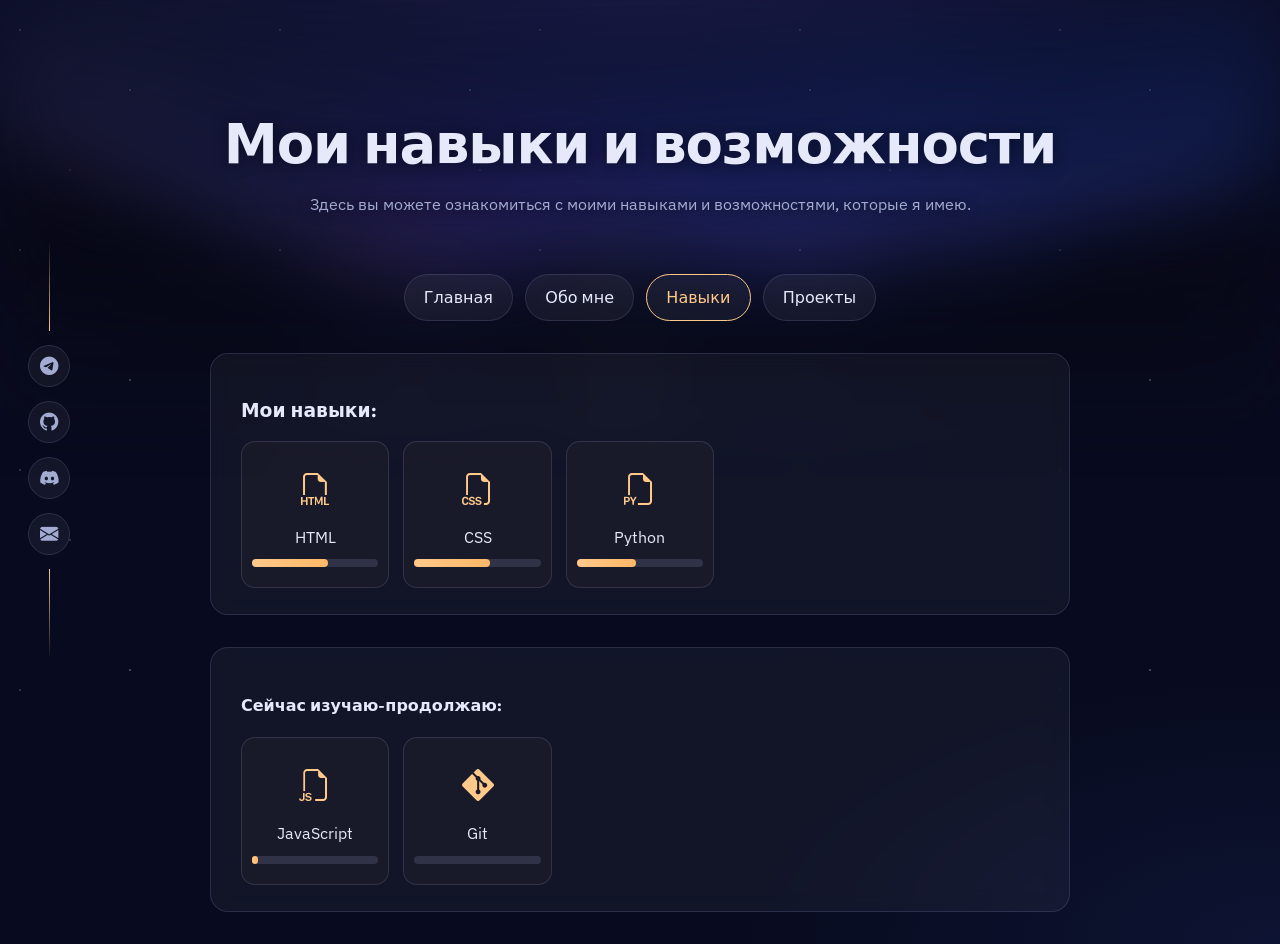
<file: skills.html>
<!DOCTYPE html>
<html lang="ru">
<head>
    <meta charset="UTF-8">
    <meta name="viewport" content="width=device-width, initial-scale=1.0">
    <title>Навыки</title>
    <link rel="stylesheet" href="skills.css">
</head>
<body>
    <header>
        <h1>Мои навыки и возможности</h1>
        <p>Здесь вы можете ознакомиться с моими навыками и возможностями, которые я имею.</p>
    </header>

<nav>
    <a href="index.html">Главная</a>
    <a href="about.html">Обо мне</a>
    <a href="skills.html" aria-current="page">Навыки</a>
    <a href="projects.html">Проекты</a>
</nav>


    

<section>
    <h3>Мои навыки:</h3>

    <div class="skills">

        <div class="skill"><i class="bi bi-filetype-html"></i><span>HTML</span><progress value="60" max="100"></progress></div>
        <div class="skill"><i class="bi bi-filetype-css"></i><span>CSS</span><progress value="60" max="100"></progress></div>
        <div class="skill"><i class="bi bi-filetype-py"></i><span>Python</span><progress value="47" max="100"></progress></div>
    </div>
</section>
<section>
    <h4>Сейчас изучаю-продолжаю:</h4>
    <div class="skills">
        <div class="skill"><i class="bi bi-filetype-js"></i><span>JavaScript</span><progress value="5" max="100"></progress></div>
        <div class="skill"><i class="bi bi-git"></i><span>Git</span><progress value="0" max="100"></progress></div>
    </div>
</section>

    <aside class="socials">

        <a href="https://t.me/superiorityoveronself" target="_blank" aria-label="Telegram"><i class="bi bi-telegram"></i></a>
        <a href="https://github.com/not13489-ops" target="_blank" aria-label="GitHub"><i class="bi bi-github"></i></a>
        <a href="https://discord.com/users/1029007727374114826" target="_blank" aria-label="Discord"><i class="bi bi-discord"></i></a>
        <a href="https://mail.google.com/mail/?view=cm&to=emakoveckij135@gmail.com" target="_blank" title="emakoveckij135@gmail.com" aria-label="Почта"><i class="bi bi-envelope-fill"></i></a>

    </aside>
    
</body>
</html>
</file>
<file: skills.css>
@import url("style.css");


.skills {
    display: grid;
    grid-template-columns: repeat(auto-fill, minmax(130px, 1fr));
    gap: 14px;
}

.skill {
    display: flex;
    flex-direction: column;
    align-items: center;
    gap: 8px;
    padding: 20px 10px;
    border: 1px solid var(--line);
    border-radius: 14px;
    background: rgba(255, 184, 102, 0.03);
    transition: 0.25s;
}

.skill i {
    font-size: 32px;
    color: var(--accent);
}

.skill:hover {
    box-shadow: 0 0 16px var(--accent);
    transform: scale(1.08);
}

progress {
    appearance: none;
    width: 100%;
    border-radius: var(--radius);
    height: 8px;
}

progress::-webkit-progress-bar {
    background: var(--line);
    border-radius: var(--radius);
}

progress::-webkit-progress-value {
    background: linear-gradient(90deg, var(--accent), var(--accent-strong));
    border-radius: var(--radius);
}

progress::-moz-progress-bar {
    border-radius: var(--radius);
    background: var(--line);
}
</file>
